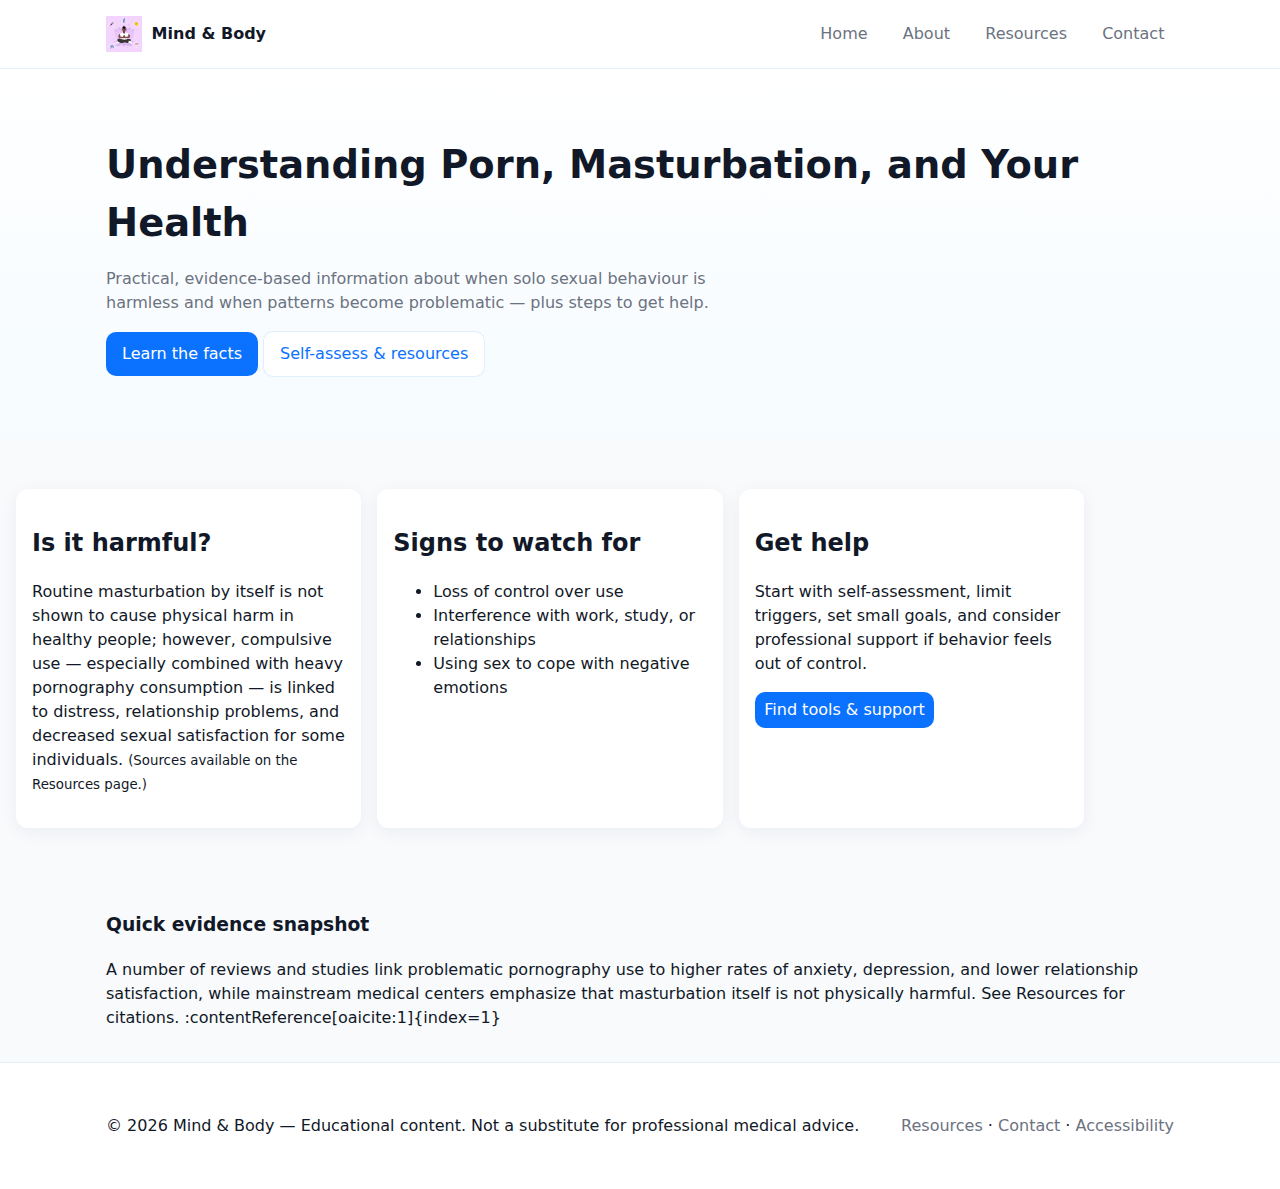
<file: index.html>
<!doctype html>
<html lang="en">

<head>
    <meta charset="utf-8" />
    <meta name="viewport" content="width=device-width,initial-scale=1" />
    <title>Mind & Body: Porn & Masturbation — Effects & Help</title>
    <link rel="stylesheet" href="css/style.css" />
    <meta name="description"
        content="Understand possible side effects of problematic pornography use and compulsive masturbation, find balanced research, and get resources to help." />
</head>

<body>
    <!-- Accessible skip link -->
    <a class="skip-link" href="#main">Skip to main content</a>

    <header class="site-header">
        <div class="container header-inner">
            <a href="index.html" class="brand" aria-label="Mind and Body Home">
                <img src="images/logo.jpg" alt="Mind & Body logo" class="logo" />
                <span class="brand-text">Mind & Body</span>
            </a>

            <button id="menuToggle" aria-controls="primaryNav" aria-expanded="false" class="menu-toggle">
                <span class="hamburger" aria-hidden="true"></span>
                <span class="visually-hidden">Toggle navigation</span>
            </button>

            <nav id="primaryNav" class="nav" aria-label="Primary">
                <ul>
                    <li><a href="index.html">Home</a></li>
                    <li><a href="about.html">About</a></li>
                    <li><a href="resources.html">Resources</a></li>
                    <li><a href="contact.html">Contact</a></li>
                </ul>
            </nav>
        </div>
    </header>

    <main id="main">
        <section class="hero">
            <div class="container hero-inner">
                <h1>Understanding Porn, Masturbation, and Your Health</h1>
                <p class="lead">
                    Practical, evidence-based information about when solo sexual behaviour is harmless and when patterns
                    become problematic — plus steps to get help.
                </p>

                <div class="hero-cta">
                    <a href="about.html" class="btn">Learn the facts</a>
                    <a href="resources.html" class="btn btn-secondary">Self-assess & resources</a>
                </div>
            </div>
        </section>

        <section class="cards container">
            <article class="card" data-animate>
                <h2>Is it harmful?</h2>
                <p>
                    Routine masturbation by itself is not shown to cause physical harm in healthy people; however,
                    compulsive use — especially combined with heavy pornography consumption — is linked to distress,
                    relationship problems, and decreased sexual satisfaction for some individuals. <small>(Sources
                        available on the Resources page.)</small>
                </p>
            </article>

            <article class="card" data-animate>
                <h2>Signs to watch for</h2>
                <ul>
                    <li>Loss of control over use</li>
                    <li>Interference with work, study, or relationships</li>
                    <li>Using sex to cope with negative emotions</li>
                </ul>
            </article>

            <article class="card" data-animate>
                <h2>Get help</h2>
                <p>
                    Start with self-assessment, limit triggers, set small goals, and consider professional support if
                    behavior feels out of control.
                </p>
                <a href="resources.html" class="btn small">Find tools & support</a>
            </article>
        </section>

        <section class="notes container" aria-hidden="false">
            <h3>Quick evidence snapshot</h3>
            <p>
                A number of reviews and studies link problematic pornography use to higher rates of anxiety, depression,
                and lower relationship satisfaction, while mainstream medical centers emphasize that masturbation itself
                is not physically harmful. See Resources for citations. :contentReference[oaicite:1]{index=1}
            </p>
        </section>
    </main>

    <footer class="site-footer">
        <div class="container footer-inner">
            <p>&copy; <span id="year"></span> Mind & Body — Educational content. Not a substitute for professional
                medical advice.</p>
            <nav class="footer-nav" aria-label="Footer">
                <a href="resources.html">Resources</a> ·
                <a href="contact.html">Contact</a> ·
                <a href="#" onclick="document.getElementById('accessibility').scrollIntoView();">Accessibility</a>
            </nav>
        </div>
    </footer>

    <script src="js/main.js"></script>
</body>

</html>
</file>
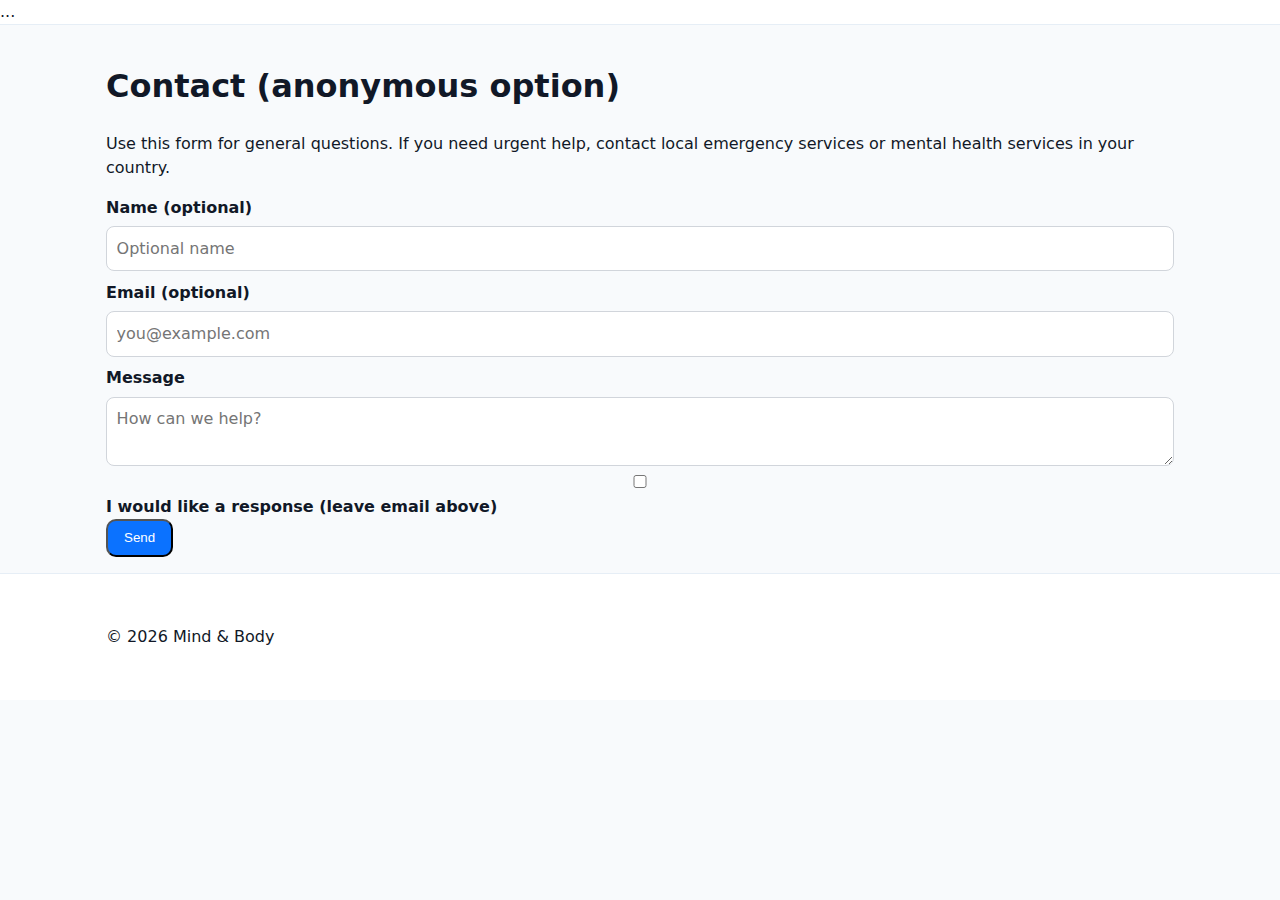
<file: contact.html>
<!doctype html>
<html lang="en">

<head>
    <meta charset="utf-8" />
    <meta name="viewport" content="width=device-width,initial-scale=1" />
    <title>Contact — Mind & Body</title>
    <link rel="stylesheet" href="css/style.css" />
</head>

<body>
    <a class="skip-link" href="#contactForm">Skip to main</a>

    <!-- header same as index -->
    <header class="site-header"> ... </header>

    <main class="container">
        <h1>Contact (anonymous option)</h1>
        <p>Use this form for general questions. If you need urgent help, contact local emergency services or mental
            health services in your country.</p>

        <form id="contactForm" novalidate>
            <label for="name">Name (optional)</label>
            <input id="name" name="name" type="text" placeholder="Optional name" />

            <label for="email">Email (optional)</label>
            <input id="email" name="email" type="email" placeholder="you@example.com" />

            <label for="message">Message</label>
            <textarea id="message" name="message" required minlength="10" placeholder="How can we help?"></textarea>

            <label class="checkbox">
                <input type="checkbox" id="respond" name="respond" />
                I would like a response (leave email above)
            </label>

            <button type="submit" class="btn">Send</button>
            <div id="contactStatus" role="status" aria-live="polite"></div>
        </form>
    </main>

    <footer class="site-footer">
        <div class="container footer-inner">
            <p>&copy; <span id="year4"></span> Mind & Body</p>
        </div>
    </footer>

    <script src="js/main.js"></script>
</body>

</html>
</file>
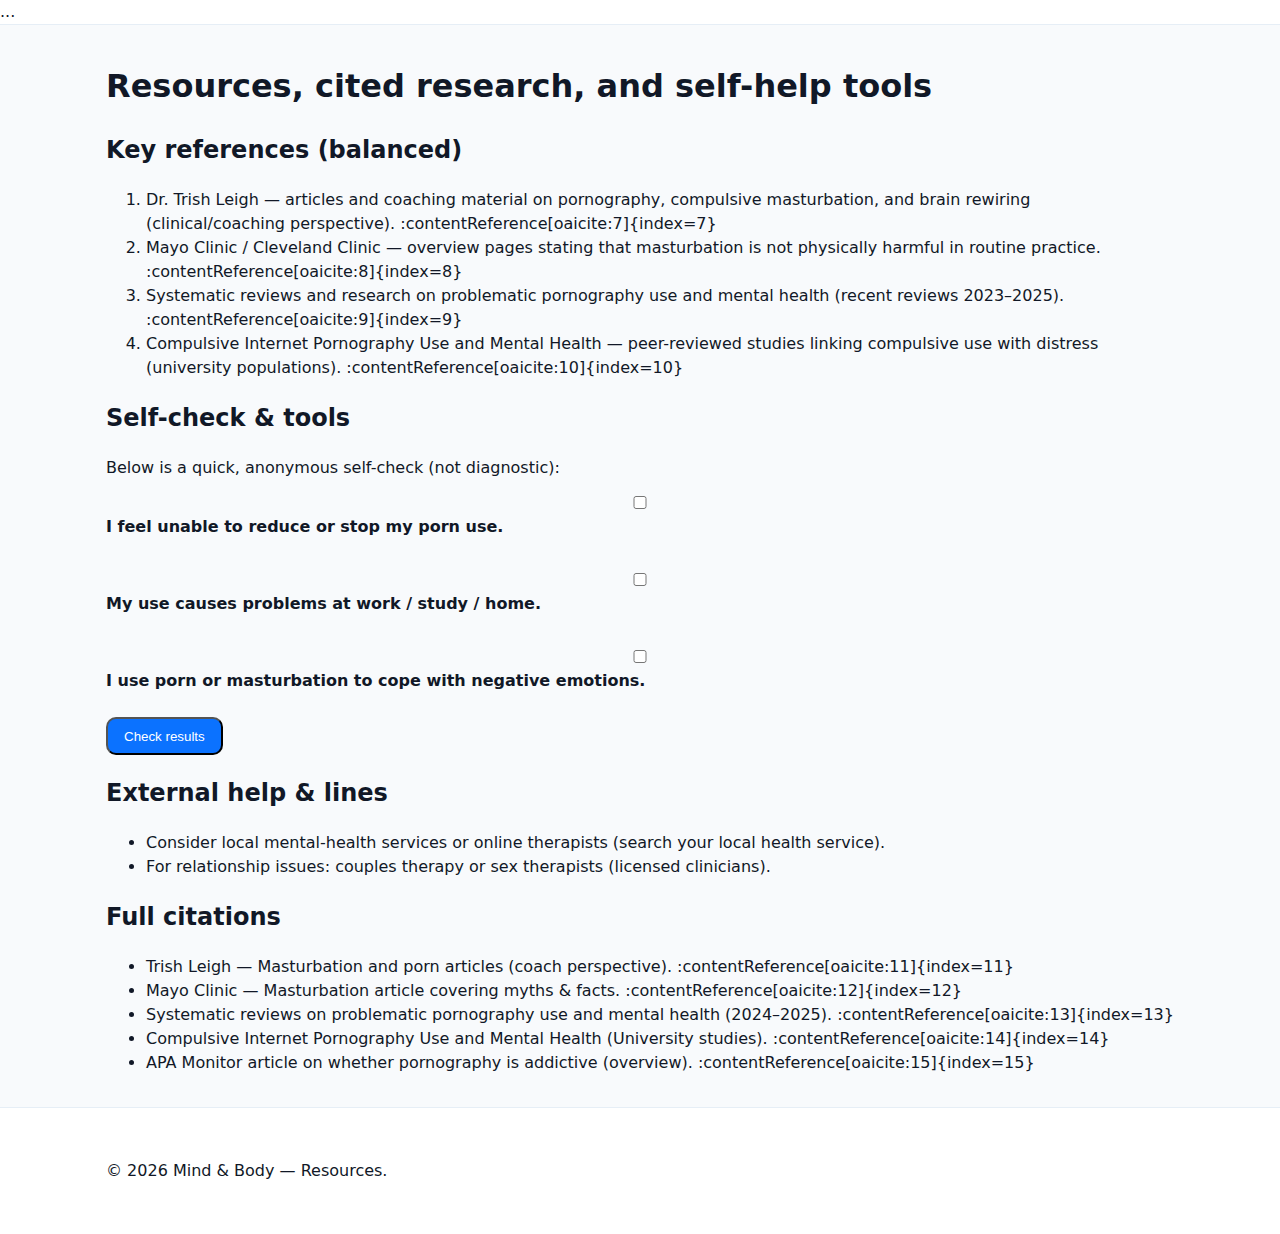
<file: resources.html>
<!doctype html>
<html lang="en">

<head>
    <meta charset="utf-8" />
    <meta name="viewport" content="width=device-width,initial-scale=1" />
    <title>Resources & Research</title>
    <link rel="stylesheet" href="css/style.css" />
</head>

<body>
    <a class="skip-link" href="#mainRes">Skip to main</a>

    <!-- header copied from index -->
    <header class="site-header"> ... </header>

    <main id="mainRes" class="container">
        <h1>Resources, cited research, and self-help tools</h1>

        <section class="resource-list" data-animate>
            <h2>Key references (balanced)</h2>
            <ol>
                <li>
                    Dr. Trish Leigh — articles and coaching material on pornography, compulsive masturbation, and brain
                    rewiring (clinical/coaching perspective). :contentReference[oaicite:7]{index=7}
                </li>
                <li>
                    Mayo Clinic / Cleveland Clinic — overview pages stating that masturbation is not physically harmful
                    in routine practice. :contentReference[oaicite:8]{index=8}
                </li>
                <li>
                    Systematic reviews and research on problematic pornography use and mental health (recent reviews
                    2023–2025). :contentReference[oaicite:9]{index=9}
                </li>
                <li>
                    Compulsive Internet Pornography Use and Mental Health — peer-reviewed studies linking compulsive use
                    with distress (university populations). :contentReference[oaicite:10]{index=10}
                </li>
            </ol>
        </section>

        <section class="tools" data-animate>
            <h2>Self-check & tools</h2>
            <p>Below is a quick, anonymous self-check (not diagnostic):</p>
            <form id="selfCheck" aria-label="Self check form">
                <label><input type="checkbox" name="q1" /> I feel unable to reduce or stop my porn use.</label><br />
                <label><input type="checkbox" name="q2" /> My use causes problems at work / study / home.</label><br />
                <label><input type="checkbox" name="q3" /> I use porn or masturbation to cope with negative
                    emotions.</label><br />
                <button type="button" id="checkBtn" class="btn">Check results</button>
            </form>

            <div id="result" class="result" role="status" aria-live="polite" hidden></div>
        </section>

        <section class="external-links">
            <h2>External help & lines</h2>
            <ul>
                <li>Consider local mental-health services or online therapists (search your local health service).</li>
                <li>For relationship issues: couples therapy or sex therapists (licensed clinicians).</li>
            </ul>
        </section>

        <section class="citation-list">
            <h2>Full citations</h2>
            <ul>
                <li>Trish Leigh — Masturbation and porn articles (coach perspective).
                    :contentReference[oaicite:11]{index=11}</li>
                <li>Mayo Clinic — Masturbation article covering myths & facts. :contentReference[oaicite:12]{index=12}
                </li>
                <li>Systematic reviews on problematic pornography use and mental health (2024–2025).
                    :contentReference[oaicite:13]{index=13}</li>
                <li>Compulsive Internet Pornography Use and Mental Health (University studies).
                    :contentReference[oaicite:14]{index=14}</li>
                <li>APA Monitor article on whether pornography is addictive (overview).
                    :contentReference[oaicite:15]{index=15}</li>
            </ul>
        </section>
    </main>

    <footer class="site-footer">
        <div class="container footer-inner">
            <p>&copy; <span id="year3"></span> Mind & Body — Resources.</p>
        </div>
    </footer>

    <script src="js/main.js"></script>
</body>

</html>
</file>
<file: css/style.css>
/* style.css - simple modern styling, responsive layout */
/* Root variables for easy theming */
:root{
  --bg:#f8fafc;
  --card:#ffffff;
  --accent:#0b72ff;
  --muted:#6b7280;
  --maxW:1100px;
  --radius:12px;
  --gap:1rem;
}

*{box-sizing:border-box}
html,body{height:100%}
body{
  margin:0;
  font-family:Inter, system-ui, -apple-system, "Segoe UI", Roboto, "Helvetica Neue", Arial;
  background:var(--bg);
  color:#111827;
  line-height:1.5;
  -webkit-font-smoothing:antialiased;
  -moz-osx-font-smoothing:grayscale;
}

.container{
  max-width:var(--maxW);
  margin:0 auto;
  padding:1rem;
}

/* Accessibility helpers */
.skip-link{position:absolute;left:-999px;top:auto;width:1px;height:1px;overflow:hidden}
.skip-link:focus{left:0;top:0;width:auto;height:auto;padding:.5rem;background:#111;color:#fff;z-index:1000}

.header-inner,
.footer-inner{display:flex;align-items:center;justify-content:space-between;gap:1rem}

/* Header */
.site-header{background:#fff;border-bottom:1px solid #e6eef6;position:sticky;top:0;z-index:50}
.brand{display:flex;align-items:center;gap:.6rem;text-decoration:none;color:inherit}
.logo{width:36px;height:36px}
.brand-text{font-weight:600}

.nav ul{list-style:none;margin:0;padding:0;display:flex;gap:1rem}
.nav a{text-decoration:none;color:var(--muted);padding:.6rem;border-radius:8px}
.nav a:hover, .nav a:focus{background:rgba(11,114,255,0.06);color:var(--accent)}

.menu-toggle{display:none;background:none;border:0}

/* Hero */
.hero{padding:3rem 0;background:linear-gradient(180deg,#fff,#f5fbff)}
.hero-inner h1{font-size:clamp(1.6rem,2.4rem,2.8rem);margin:.2rem 0}
.lead{color:var(--muted);max-width:60ch}

/* Cards */
.cards{display:grid;grid-template-columns:repeat(auto-fit,minmax(220px,1fr));gap:1rem;margin:2rem 0}
.card{background:var(--card);padding:1rem;border-radius:var(--radius);box-shadow:0 4px 18px rgba(11,34,66,0.06)}

.btn{display:inline-block;padding:.6rem 1rem;border-radius:10px;background:var(--accent);color:#fff;text-decoration:none}
.btn.secondary, .btn.btn-secondary{background:#fff;color:var(--accent);border:1px solid rgba(11,114,255,0.12)}
.btn.small{padding:.35rem .6rem}

/* Content and callout */
.content-card{display:grid;grid-template-columns:1fr 300px;gap:1rem}
.content-card .callout{background:#fff;padding:1rem;border-radius:12px;align-self:start;border-left:4px solid var(--accent)}
@media (max-width:900px){
  .content-card{grid-template-columns:1fr}
  .nav{display:none}
  .menu-toggle{display:block}
}

/* Footer */
.site-footer{padding:1.2rem 0;background:#fff;border-top:1px solid #e6eef6}
.footer-nav a{color:var(--muted);text-decoration:none}

/* Small interactive helpers */
.toggle-more{background:none;border:1px solid var(--accent);padding:.4rem .6rem;border-radius:8px}
.collapsible{margin-top:.8rem;padding:.6rem;background:#fcfeff;border-radius:8px}
.visually-hidden{position:absolute;width:1px;height:1px;padding:0;margin:-1px;overflow:hidden;clip:rect(0 0 0 0);white-space:nowrap;border:0}

/* Animations controlled by JS using attribute data-animate */
[data-animate]{opacity:0;transform:translateY(10px);transition:all .6s ease-out}
[data-animate].in-view{opacity:1;transform:none}

/* forms */
input, textarea{font:inherit;padding:.6rem;border-radius:8px;border:1px solid #d1d5db;width:100%;display:block;margin:.4rem 0}
label{font-weight:600;margin-top:.6rem;display:block}
.result{margin-top:1rem;padding:.8rem;border-radius:8px;background:#fff}
</file>
